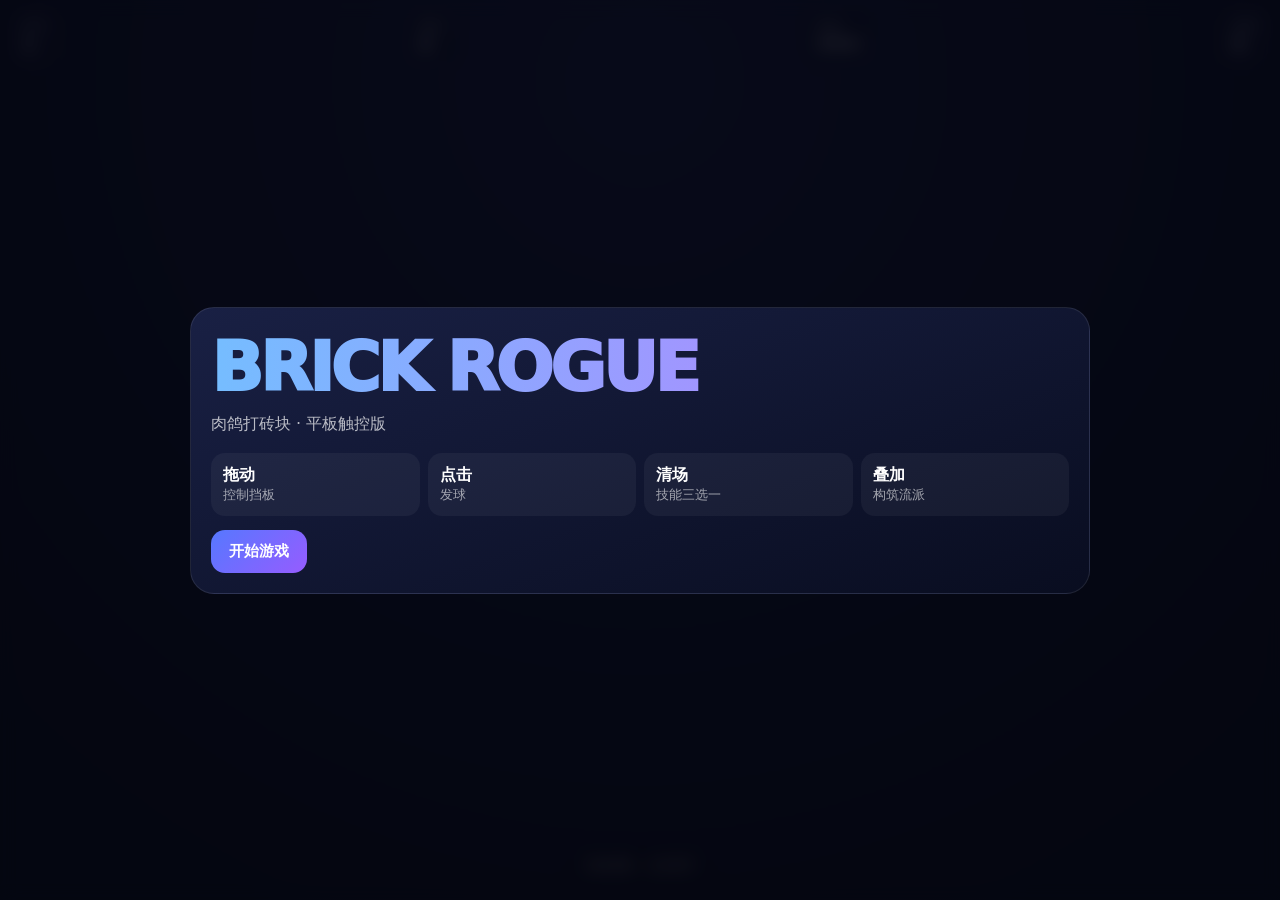
<file: index.html>
<!doctype html><html lang="zh-CN"><head><meta charset="utf-8"><meta name="viewport" content="width=device-width,initial-scale=1,maximum-scale=1,user-scalable=no,viewport-fit=cover"><meta name="apple-mobile-web-app-capable" content="yes"><title>Brick Rogue</title><style>*{box-sizing:border-box;user-select:none;-webkit-tap-highlight-color:transparent}html,body{margin:0;width:100%;height:100%;overflow:hidden;background:#060914;color:#fff;font-family:system-ui,-apple-system,"PingFang SC",sans-serif}canvas{position:fixed;inset:0;width:100%;height:100%;touch-action:none}.hud{position:fixed;top:max(10px,env(safe-area-inset-top));left:12px;right:12px;display:flex;justify-content:space-between;pointer-events:none}.p{background:#10162dcc;border:1px solid #ffffff18;border-radius:14px;padding:7px 10px;backdrop-filter:blur(8px);font-size:12px}.p b{display:block;font-size:17px}.skills{position:fixed;left:12px;top:67px;display:flex;gap:6px;flex-wrap:wrap;max-width:90vw;pointer-events:none}.chip{background:#ffffff13;border:1px solid #ffffff12;border-radius:999px;padding:5px 7px;font-size:11px}.tip{position:fixed;bottom:max(20px,env(safe-area-inset-bottom));left:50%;transform:translateX(-50%);background:#0007;border-radius:999px;padding:6px 10px;font-size:12px;white-space:nowrap;pointer-events:none}.ov{display:none;position:fixed;inset:0;background:#050711d9;backdrop-filter:blur(9px);align-items:center;justify-content:center;padding:18px;z-index:8}.ov.on{display:flex}.box{width:min(900px,96vw);background:linear-gradient(160deg,#192044,#090d20);border:1px solid #ffffff18;border-radius:24px;padding:20px;max-height:92vh;overflow:auto}.title{font-size:clamp(36px,7vw,68px);font-weight:950;letter-spacing:-.05em;background:linear-gradient(90deg,#75bdff,#c178ff);background-clip:text;color:transparent}.sub{opacity:.7;margin:7px 0 18px}.cards{display:grid;grid-template-columns:repeat(3,1fr);gap:11px}.card{background:#ffffff0e;border:1px solid #ffffff1c;border-radius:18px;padding:16px;min-height:160px;display:flex;flex-direction:column;justify-content:space-between}.card:active{transform:scale(.98);background:#ffffff18}.card h3{margin:7px 0;font-size:20px}.card small{opacity:.64}.desc{font-size:13px;line-height:1.45;opacity:.82}button{border:0;border-radius:14px;padding:12px 18px;background:linear-gradient(135deg,#5678ff,#965cff);color:#fff;font-size:15px;font-weight:800}.stats{display:grid;grid-template-columns:repeat(4,1fr);gap:8px;margin:14px 0}.st{padding:12px;background:#ffffff0c;border-radius:14px}.st small{display:block;opacity:.6}@media(max-width:740px){.cards{grid-template-columns:1fr}.card{min-height:120px}.stats{grid-template-columns:repeat(2,1fr)}}</style></head><body><canvas id="c"></canvas><div class="hud"><div class="p">关卡<b id="lv">1</b></div><div class="p">得分<b id="sc">0</b></div><div class="p">生命<b id="hp">❤❤❤</b></div><div class="p">金币<b id="gd">0</b></div></div><div id="sk" class="skills"></div><div class="tip">拖动挡板 · 点击发球</div><div id="ov" class="ov on"></div><script>(()=>{const c=document.querySelector('#c'),x=c.getContext('2d'),ov=document.querySelector('#ov'),$=id=>document.querySelector(id);let W,H,D,last=performance.now(),run=0,pause=0,stage=1,score=0,gold=0,lives=3,combo=0,best=0,pad,balls=[],bricks=[],parts=[],shots=[],coins=[],drag=0,shake=0,shield=0,laserCD=0,droneX=90,droneD=1;const L={};const S={multi:['分裂核心','每关初始球 +1；获得时立刻增加多球。',5,'稀有'],pierce:['穿透弹道','每级 +18% 概率穿透砖块。',5,'史诗'],crit:['暴击几何','每级 +12% 概率造成双倍伤害。',5,'稀有'],wide:['超宽挡板','挡板宽度 +18%。',4,'普通'],speed:['超频反弹','球速 +10%，得分倍率提高。',5,'普通'],shield:['一次性护盾','每关第一次漏球不会损失生命。',3,'稀有'],laser:['脉冲炮台','挡板自动发射激光，升级提高射速。',5,'史诗'],magnet:['磁吸挡板','碰到挡板后黏住，点击重新发射。',1,'稀有'],combo:['连击增幅','高连击会额外增加球的伤害。',3,'史诗'],greed:['贪婪算法','提高金币掉率和过关奖励。',5,'普通'],regen:['生命合成','每完成 3 关恢复 1 条生命。',1,'传奇'],drone:['镜像无人机','底部生成移动无人机，帮你救球。',1,'传奇']};const R=(a,b)=>a+Math.random()*(b-a),C=(v,a,b)=>Math.max(a,Math.min(b,v));function resize(){D=Math.min(2,devicePixelRatio||1);W=innerWidth;H=innerHeight;c.width=W*D;c.height=H*D;x.setTransform(D,0,0,D,0,0);if(pad){pad.y=H-70;pad.x=C(pad.x,5,W-pad.w-5)}}addEventListener('resize',resize);resize();function pw(){return Math.min(W*.37,Math.max(96,125*Math.pow(1.18,L.wide||0)))}function mkpad(){pad={x:W/2-pw()/2,y:H-70,w:pw(),h:15,vx:0}}function ball(st=1,a=-Math.PI/2,off=0){let sp=390*Math.pow(1.1,L.speed||0);balls.push({x:pad.x+pad.w/2+off,y:pad.y-10,r:7,vx:Math.cos(a)*sp,vy:Math.sin(a)*sp,st,off,tr:[]})}function level(first=0){mkpad();balls=[];parts=[];shots=[];coins=[];combo=0;shield=0;laserCD=0;mkbricks();let n=1+(L.multi||0);for(let i=0;i<n;i++)ball(1,-Math.PI/2+(i-(n-1)/2)*.15,(i-(n-1)/2)*14);run=1;pause=0;if(!first)hud()}function mkbricks(){bricks=[];let cols=C(8+Math.floor(stage/2),8,13),rows=C(5+Math.floor(stage/3),5,9),m=Math.max(14,W*.035),g=6,top=120,bw=(W-2*m-g*(cols-1))/cols,bh=C(H*.045,23,36);for(let r=0;r<rows;r++)for(let q=0;q<cols;q++){if(Math.random()<Math.min(.11,stage*.007))continue;let hp=1;if(stage>2&&Math.random()<.27)hp++;if(stage>5&&Math.random()<.15)hp++;if(stage>9&&Math.random()<.08)hp++;bricks.push({x:m+q*(bw+g),y:top+r*(bh+g),w:bw,h:bh,hp,max:hp,h:(210+r*17+q*4+stage*9)%360,on:1})}}function hud(){$('#lv').textContent=stage;$('#sc').textContent=Math.floor(score);$('#gd').textContent=gold;$('#hp').textContent='❤'.repeat(Math.max(0,lives))+'♡'.repeat(Math.max(0,5-lives));$('#sk').innerHTML=Object.entries(L).filter(v=>v[1]>0).map(([k,v])=>`<span class=chip>${S[k][0]}${v>1?' Lv.'+v:''}</span>`).join('')}function burst(px,py,h,n=8){for(let i=0;i<n;i++)parts.push({x:px,y:py,vx:R(-150,150),vy:R(-180,50),t:R(.25,.55),h,s:R(2,4)})}function hit(b,d=1,ba){let cr=Math.random()<(L.crit||0)*.12;if(cr)d*=2;if(L.combo)d+=Math.min(L.combo,Math.floor(combo/8));b.hp-=d;combo++;best=Math.max(best,combo);score+=(10+combo*.7)*(1+(L.speed||0)*.08)*(cr?1.3:1);burst(ba?.x||b.x+b.w/2,ba?.y||b.y+b.h/2,b.h,cr?14:7);shake=Math.min(7,shake+1.2);if(b.hp<=0){b.on=0;score+=20*b.max;if(Math.random()<.08+(L.greed||0)*.035)coins.push({x:b.x+b.w/2,y:b.y+b.h/2,vy:110})}}function release(){balls.forEach(b=>{if(b.st){let sp=390*Math.pow(1.1,L.speed||0),r=(b.x-(pad.x+pad.w/2))/(pad.w/2);b.vx=C(r,-1,1)*sp*.75;b.vy=-Math.sqrt(Math.max(sp*sp-b.vx*b.vx,sp*sp*.35));b.st=0}})}function move(px){let old=pad.x;pad.x=C(px-pad.w/2,5,W-pad.w-5);pad.vx=(pad.x-old)*60;balls.forEach(b=>{if(b.st)b.x=pad.x+pad.w/2+b.off})}c.onpointerdown=e=>{drag=1;move(e.clientX);release()};c.onpointermove=e=>drag&&move(e.clientX);c.onpointerup=c.onpointercancel=()=>drag=0;function choose(){pause=1;run=0;let pool=Object.keys(S).filter(k=>(L[k]||0)<S[k][2]),out=[];while(out.length<Math.min(3,pool.length)){let k=pool[Math.floor(Math.random()*pool.length)];if(!out.includes(k))out.push(k)}ov.innerHTML=`<div class=box><h2>关卡 ${stage} 清除</h2><div class=sub>三选一，继续构筑。</div><div class=cards>${out.map(k=>`<div class=card data-k=${k}><div><small>${S[k][3]}</small><h3>${S[k][0]}</h3><div class=desc>${S[k][1]}</div></div><small>${L[k]?`Lv.${L[k]} → Lv.${L[k]+1}`:'新技能'}</small></div>`).join('')}</div></div>`;ov.classList.add('on');ov.querySelectorAll('.card').forEach(el=>el.onclick=()=>{let k=el.dataset.k;L[k]=(L[k]||0)+1;if(k==='wide'){let m=pad.x+pad.w/2;pad.w=pw();pad.x=C(m-pad.w/2,5,W-pad.w-5)}stage++;if(L.regen&&stage%3===1)lives=Math.min(5,lives+1);ov.classList.remove('on');level();hud()})}function over(){run=0;pause=1;ov.innerHTML=`<div class=box><div class=title>GAME OVER</div><div class=stats><div class=st><small>关卡</small><b>${stage}</b></div><div class=st><small>得分</small><b>${Math.floor(score)}</b></div><div class=st><small>最高连击</small><b>${best}</b></div><div class=st><small>金币</small><b>${gold}</b></div></div><button id=again>再来一局</button></div>`;ov.classList.add('on');$('#again').onclick=start}function start(){stage=1;score=gold=combo=best=0;lives=3;for(let k in L)delete L[k];ov.classList.remove('on');level(1);hud()}function upd(dt){if(!run||pause)return;if(shake)shake=Math.max(0,shake-dt*20);if(L.drone){droneX+=droneD*170*dt;if(droneX<70)droneD=1;if(droneX>W-70)droneD=-1}if(L.laser){laserCD-=dt;if(laserCD<=0){laserCD=Math.max(.22,.9-(L.laser-1)*.13);shots.push({x:pad.x+pad.w*.27,y:pad.y},{x:pad.x+pad.w*.73,y:pad.y})}}for(let i=shots.length-1;i>=0;i--){let s=shots[i];s.y-=620*dt;let dead=0;for(let b of bricks)if(b.on&&s.x>b.x&&s.x<b.x+b.w&&s.y>b.y&&s.y<b.y+b.h){hit(b,1);dead=1;break}if(dead||s.y<0)shots.splice(i,1)}for(let i=coins.length-1;i>=0;i--){let q=coins[i];q.y+=q.vy*dt;if(q.y>pad.y&&q.x>pad.x&&q.x<pad.x+pad.w){gold++;score+=25;coins.splice(i,1);hud()}else if(q.y>H)coins.splice(i,1)}for(let i=balls.length-1;i>=0;i--){let b=balls[i];if(b.st){b.x=pad.x+pad.w/2+b.off;b.y=pad.y-b.r-1;continue}let sp=Math.hypot(b.vx,b.vy),steps=Math.max(1,Math.ceil(sp*dt/9)),sd=dt/steps,gone=0;for(let z=0;z<steps;z++){b.x+=b.vx*sd;b.y+=b.vy*sd;b.tr.push([b.x,b.y]);if(b.tr.length>8)b.tr.shift();if(b.x-b.r<0){b.x=b.r;b.vx=Math.abs(b.vx)}if(b.x+b.r>W){b.x=W-b.r;b.vx=-Math.abs(b.vx)}if(b.y-b.r<55){b.y=55+b.r;b.vy=Math.abs(b.vy)}if(b.vy>0&&b.y+b.r>pad.y&&b.y-b.r<pad.y+pad.h&&b.x>pad.x-b.r&&b.x<pad.x+pad.w+b.r){b.y=pad.y-b.r;let r=(b.x-(pad.x+pad.w/2))/(pad.w/2);b.vx=C(r,-1,1)*sp*.9+pad.vx*.1;b.vy=-Math.sqrt(Math.max(sp*sp-b.vx*b.vx,sp*sp*.3));if(L.magnet){b.st=1;b.off=b.x-(pad.x+pad.w/2)}combo=0}for(let br of bricks)if(br.on&&b.x+b.r>br.x&&b.x-b.r<br.x+br.w&&b.y+b.r>br.y&&b.y-b.r<br.y+br.h){hit(br,1,b);if(Math.random()> (L.pierce||0)*.18)b.vy*=-1;break}if(b.y-b.r>H){if(L.drone&&Math.abs(b.x-droneX)<65){b.y=H-115;b.vy=-Math.abs(b.vy)}else if(L.shield&&!shield){shield=1;b.y=H-105;b.vy=-Math.abs(b.vy)}else{balls.splice(i,1);combo=0;gone=1}break}}}if(!balls.length){lives--;hud();if(lives<=0)return over();ball(1)}if(bricks.every(b=>!b.on)){gold+=5+(L.greed||0)*2;hud();run=0;setTimeout(choose,220)}}function rr(a,b,w,h,r){x.beginPath();x.roundRect(a,b,w,h,r)}function draw(){x.save();x.translate(shake?R(-shake,shake):0,shake?R(-shake,shake):0);x.clearRect(-20,-20,W+40,H+40);let g=x.createRadialGradient(W/2,80,20,W/2,80,H);g.addColorStop(0,'#17234c');g.addColorStop(1,'#060914');x.fillStyle=g;x.fillRect(0,0,W,H);for(let b of bricks)if(b.on){let gr=x.createLinearGradient(b.x,b.y,b.x,b.y+b.h);gr.addColorStop(0,`hsl(${b.h} 90% 70%)`);gr.addColorStop(1,`hsl(${b.h} 80% 43%)`);x.fillStyle=gr;rr(b.x,b.y,b.w,b.h,7);x.fill();if(b.max>1){x.fillStyle='#0006';x.fillRect(b.x+4,b.y+b.h-4,b.w-8,2);x.fillStyle='#fff';x.fillRect(b.x+4,b.y+b.h-4,(b.w-8)*b.hp/b.max,2)}}if(L.drone){x.fillStyle='#7dd6ff44';rr(droneX-60,H-120,120,10,5);x.fill()}x.shadowBlur=20;x.shadowColor='#8e8cff';let pg=x.createLinearGradient(pad.x,0,pad.x+pad.w,0);pg.addColorStop(0,'#5ed7ff');pg.addColorStop(.5,'#8a72ff');pg.addColorStop(1,'#dd67ff');x.fillStyle=pg;rr(pad.x,pad.y,pad.w,pad.h,8);x.fill();x.shadowBlur=0;x.strokeStyle='#aefcff';x.lineWidth=3;shots.forEach(s=>{x.beginPath();x.moveTo(s.x,s.y);x.lineTo(s.x,s.y+15);x.stroke()});coins.forEach(q=>{x.fillStyle='#ffd65c';x.beginPath();x.arc(q.x,q.y,7,0,7);x.fill()});for(let b of balls){b.tr.forEach((p,i)=>{x.globalAlpha=(i+1)/b.tr.length*.18;x.fillStyle='#b9d5ff';x.beginPath();x.arc(p[0],p[1],5,0,7);x.fill()});x.globalAlpha=1;x.shadowBlur=15;x.shadowColor='#b9d5ff';x.fillStyle='#fff';x.beginPath();x.arc(b.x,b.y,b.r,0,7);x.fill();x.shadowBlur=0}for(let i=parts.length-1;i>=0;i--){let p=parts[i];p.t-=1/60;p.x+=p.vx/60;p.y+=p.vy/60;p.vy+=280/60;if(p.t<=0){parts.splice(i,1);continue}x.globalAlpha=Math.min(1,p.t*3);x.fillStyle=`hsl(${p.h} 90% 70%)`;x.fillRect(p.x,p.y,p.s,p.s)}x.globalAlpha=1;if(combo>4){x.textAlign='center';x.font='900 18px system-ui';x.fillStyle='#ffffffbb';x.fillText('COMBO x'+combo,W/2,98)}x.restore()}function loop(t){let dt=Math.min(.033,(t-last)/1000);last=t;upd(dt);draw();requestAnimationFrame(loop)}requestAnimationFrame(loop);ov.innerHTML=`<div class=box><div class=title>BRICK ROGUE</div><div class=sub>肉鸽打砖块 · 平板触控版</div><div class=stats><div class=st><b>拖动</b><small>控制挡板</small></div><div class=st><b>点击</b><small>发球</small></div><div class=st><b>清场</b><small>技能三选一</small></div><div class=st><b>叠加</b><small>构筑流派</small></div></div><button id=go>开始游戏</button></div>`;$('#go').onclick=start;draw()})()</script></body></html>
</file>
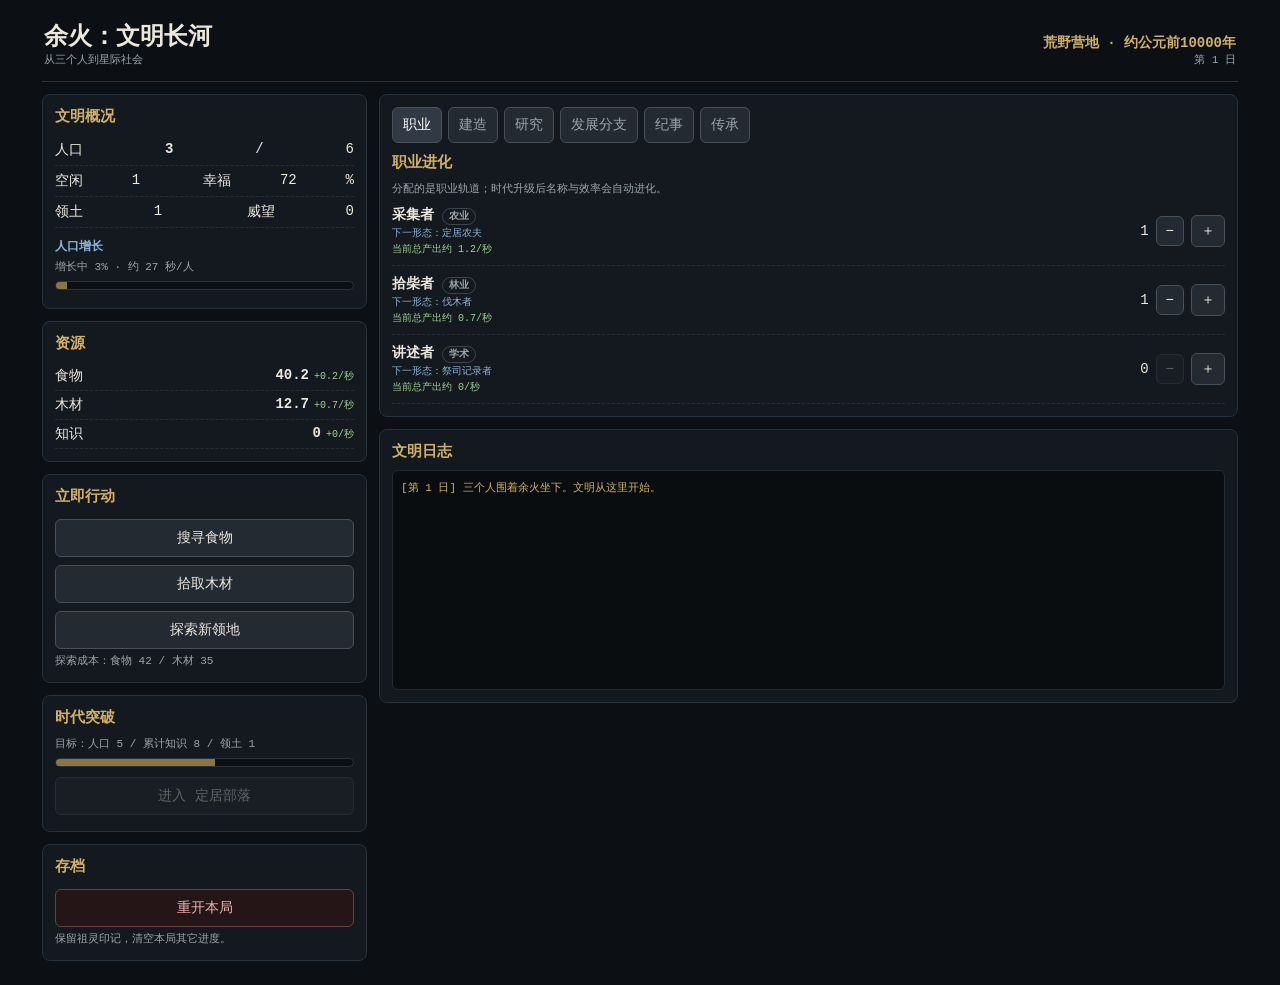
<file: ember-tribe/index.html>
<!doctype html><html lang="zh-CN"><head><meta charset="utf-8"><meta name="viewport" content="width=device-width,initial-scale=1,maximum-scale=1,user-scalable=no,viewport-fit=cover"><meta name="apple-mobile-web-app-capable" content="yes"><meta name="theme-color" content="#0c0f13"><title>余火：文明长河</title><link rel="stylesheet" href="v5-style.css"></head><body><div id="app"><header><div><h1>余火：文明长河</h1><small>从三个人到星际社会</small></div><div class="tr"><b id="eraName">荒野营地</b><small id="dayTag">第 1 日</small></div></header><div class="layout"><aside><section><h2>文明概况</h2><p>人口 <b id="population">3</b> / <span id="popCap">5</span></p><p>空闲 <span id="idle">1</span>　幸福 <span id="happiness">72</span>%</p><p>领土 <span id="territory">1</span>　威望 <span id="prestige">0</span></p><h3>人口增长</h3><small id="popGrowthText">增长中 0%</small><div class="bar"><i id="popGrowthBar"></i></div></section><section><h2>资源</h2><div id="resources"></div></section><section><h2>立即行动</h2><button class="wide" onclick="manualGather('food')">搜寻食物</button><button class="wide" onclick="manualGather('wood')">拾取木材</button><button class="wide" onclick="exploreTerritory()">探索新领地</button><small id="exploreCost"></small></section><section><h2>时代突破</h2><small id="eraGoal"></small><div class="bar"><i id="eraBar"></i></div><button id="advanceEraBtn" class="wide" onclick="advanceEra()">进入下一时代</button></section><section><h2>存档</h2><button class="danger wide" onclick="restartRun()">重开本局</button><small>保留祖灵印记，清空本局其它进度。</small></section></aside><main><section><nav><button class="tab on" data-tab="jobs">职业</button><button class="tab" data-tab="buildings">建造</button><button class="tab" data-tab="tech">研究</button><button class="tab" data-tab="branches">发展分支</button><button class="tab" data-tab="timeline">纪事</button><button class="tab" data-tab="legacy">传承</button></nav><div id="tab-jobs"></div><div id="tab-buildings" class="hide"></div><div id="tab-tech" class="hide"></div><div id="tab-branches" class="hide"></div><div id="tab-timeline" class="hide"></div><div id="tab-legacy" class="hide"></div></section><section><h2>文明日志</h2><div id="log"></div></section></main></div></div><div id="toast"></div><script src="v5-content.js"></script><script src="v5-core.js"></script><script src="v5-ui.js"></script></body></html>
</file>
<file: ember-tribe/v5-style.css>
:root{--bg:#0c0f13;--p:#14191f;--p2:#1a2027;--line:#29313a;--t:#ece8de;--m:#9ca5ad;--a:#d1b06b;--g:#9fd194;--w:#e3b86f;--bad:#d97e7e;--blue:#8db3d8}*{box-sizing:border-box;-webkit-tap-highlight-color:transparent;touch-action:manipulation}html,body{margin:0;min-height:100%;background:var(--bg);color:var(--t);font:14px ui-monospace,SFMono-Regular,Menlo,Consolas,"PingFang SC",monospace;overscroll-behavior:none}body{padding:env(safe-area-inset-top) env(safe-area-inset-right) env(safe-area-inset-bottom) env(safe-area-inset-left)}#app{width:min(1220px,100%);margin:auto;padding:12px}header{display:flex;justify-content:space-between;align-items:end;border-bottom:1px solid var(--line);padding:8px 2px 12px}h1{font-size:24px;margin:0}h2{font-size:15px;color:var(--a);margin:0 0 9px}h3{font-size:12px;color:var(--blue);margin:10px 0 4px}small{display:block;color:var(--m);font-size:11px;line-height:1.5}.tr{text-align:right}.tr b{display:block;color:var(--a)}.layout{display:grid;grid-template-columns:325px 1fr;gap:12px;margin-top:12px}section{background:var(--p);border:1px solid var(--line);border-radius:8px;padding:12px;margin-bottom:12px}p{display:flex;justify-content:space-between;margin:0;padding:6px 0;border-bottom:1px dashed #252c33}.bar{height:9px;background:#0b0f13;border:1px solid #2a323a;border-radius:99px;overflow:hidden;margin:6px 0}.bar i{display:block;height:100%;width:0;background:#8b7448;transition:.25s}.wide,.btn,.tab{font:inherit;color:inherit;border:1px solid #46515c;background:#232a32;border-radius:6px;padding:9px 11px}.wide{width:100%;margin:4px 0}.danger{border-color:#6a4141;background:#241616;color:#f0b0b0}button:disabled{opacity:.35}nav{display:flex;gap:6px;flex-wrap:wrap;margin-bottom:10px}.tab{padding:8px 10px;color:var(--m)}.tab.on{background:#303944;color:#fff}.hide{display:none!important}.res{display:flex;justify-content:space-between;padding:5px 0;border-bottom:1px dashed #252c33}.rate{font-size:10px;color:var(--g);margin-left:5px}.neg{color:var(--bad)}.job{display:grid;grid-template-columns:1fr auto auto auto;gap:7px;align-items:center;padding:9px 0;border-bottom:1px dashed #252c33}.name{font-weight:700}.evo{font-size:10px;color:var(--blue);margin-top:2px}.out{font-size:10px;color:var(--g);margin-top:2px}.btn{padding:6px 9px}.grid{display:grid;grid-template-columns:repeat(2,minmax(0,1fr));gap:8px}.card{background:var(--p2);border:1px solid var(--line);border-radius:7px;padding:10px}.card h3{font-size:14px;color:var(--t);margin:0 0 6px}.desc{font-size:11px;color:var(--m);line-height:1.5}.cost{font-size:11px;color:var(--w);margin:7px 0}.chosen{border-color:#687a55;background:#1b2218}.badge{font-size:10px;color:var(--m);border:1px solid #3b4651;border-radius:999px;padding:2px 6px}.timeline{padding:8px 0;border-bottom:1px dashed #252c33;font-size:12px}.done{color:var(--g)}#log{height:220px;overflow:auto;background:#0a0d10;border:1px solid #232a31;border-radius:6px;padding:8px;font-size:11px;line-height:1.65}.event{color:var(--a)}.good{color:var(--g)}.bad{color:var(--bad)}#toast{position:fixed;left:50%;bottom:22px;transform:translateX(-50%);background:#111820;border:1px solid #4a5660;padding:8px 11px;border-radius:6px;font-size:11px;opacity:0;pointer-events:none;transition:.15s}#toast.show{opacity:1}@media(max-width:840px){.layout{grid-template-columns:1fr}.grid{grid-template-columns:1fr}h1{font-size:20px}#log{height:175px}}
</file>
